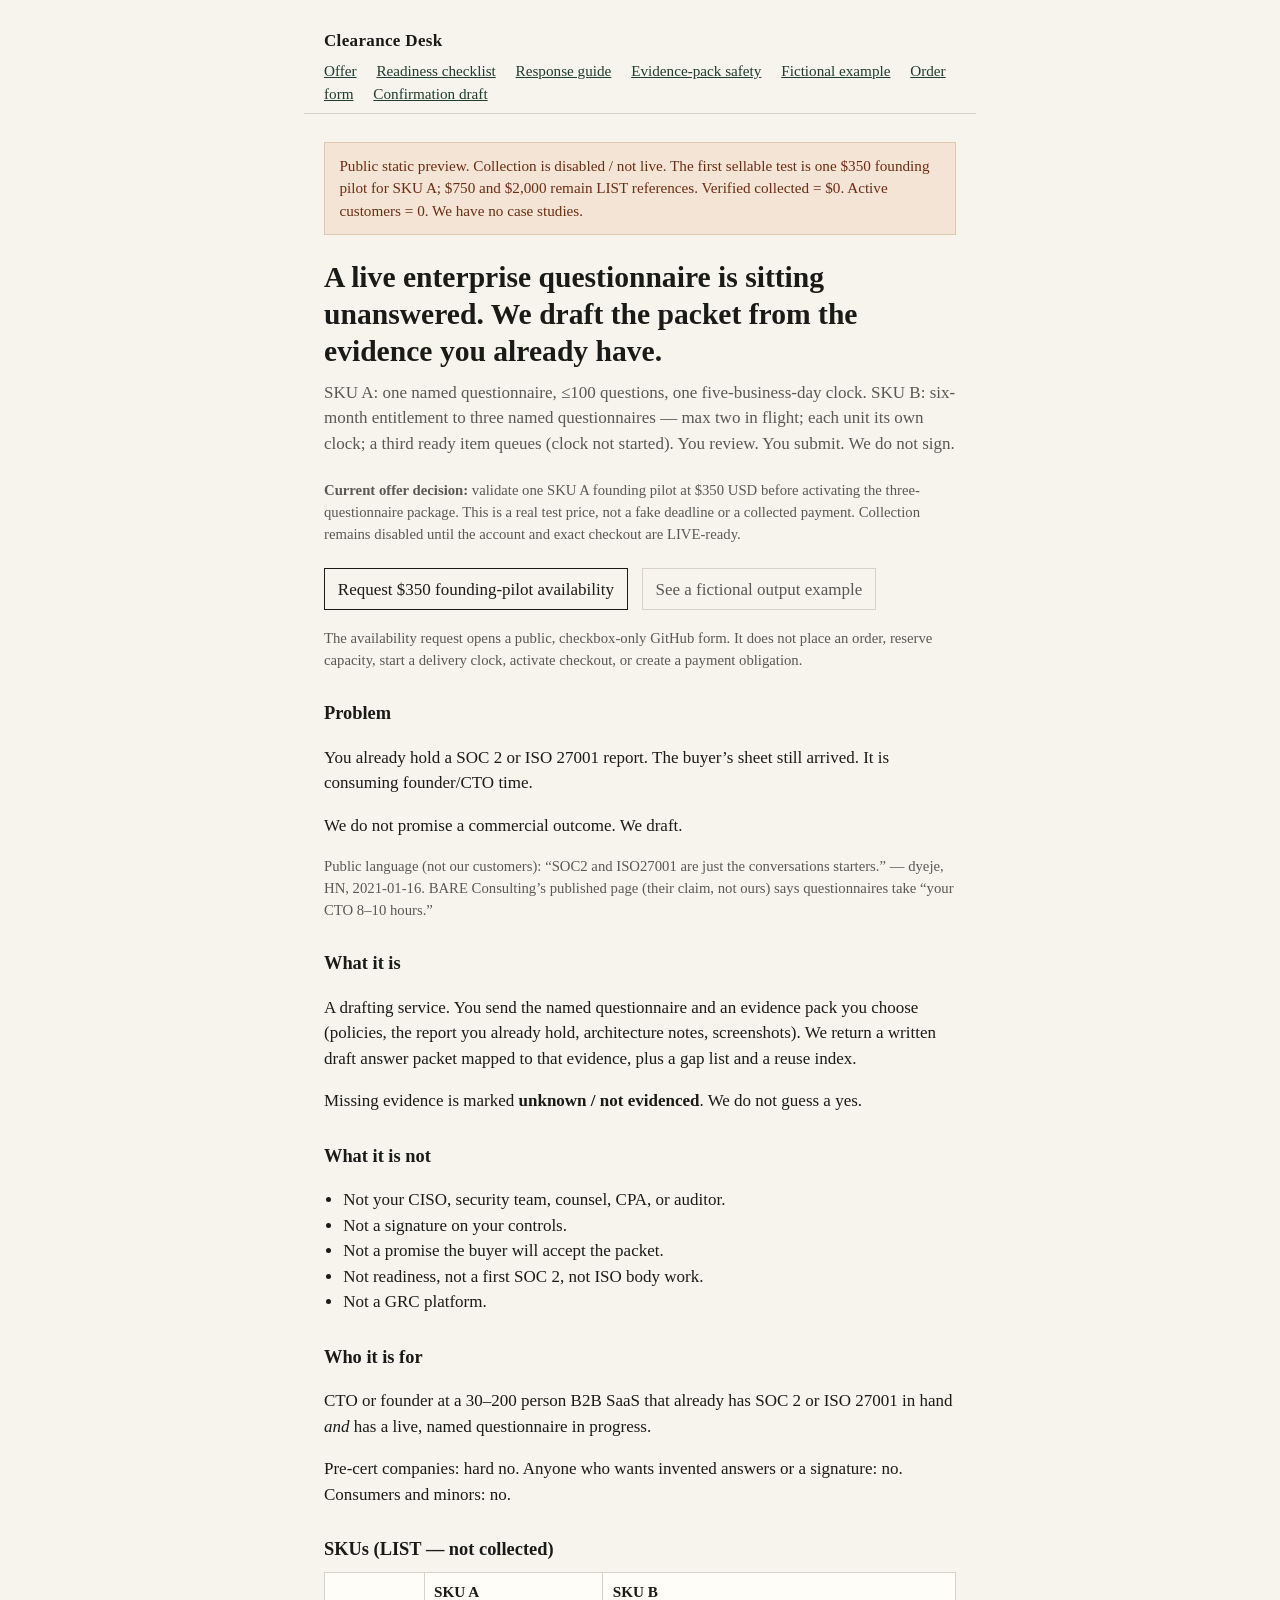
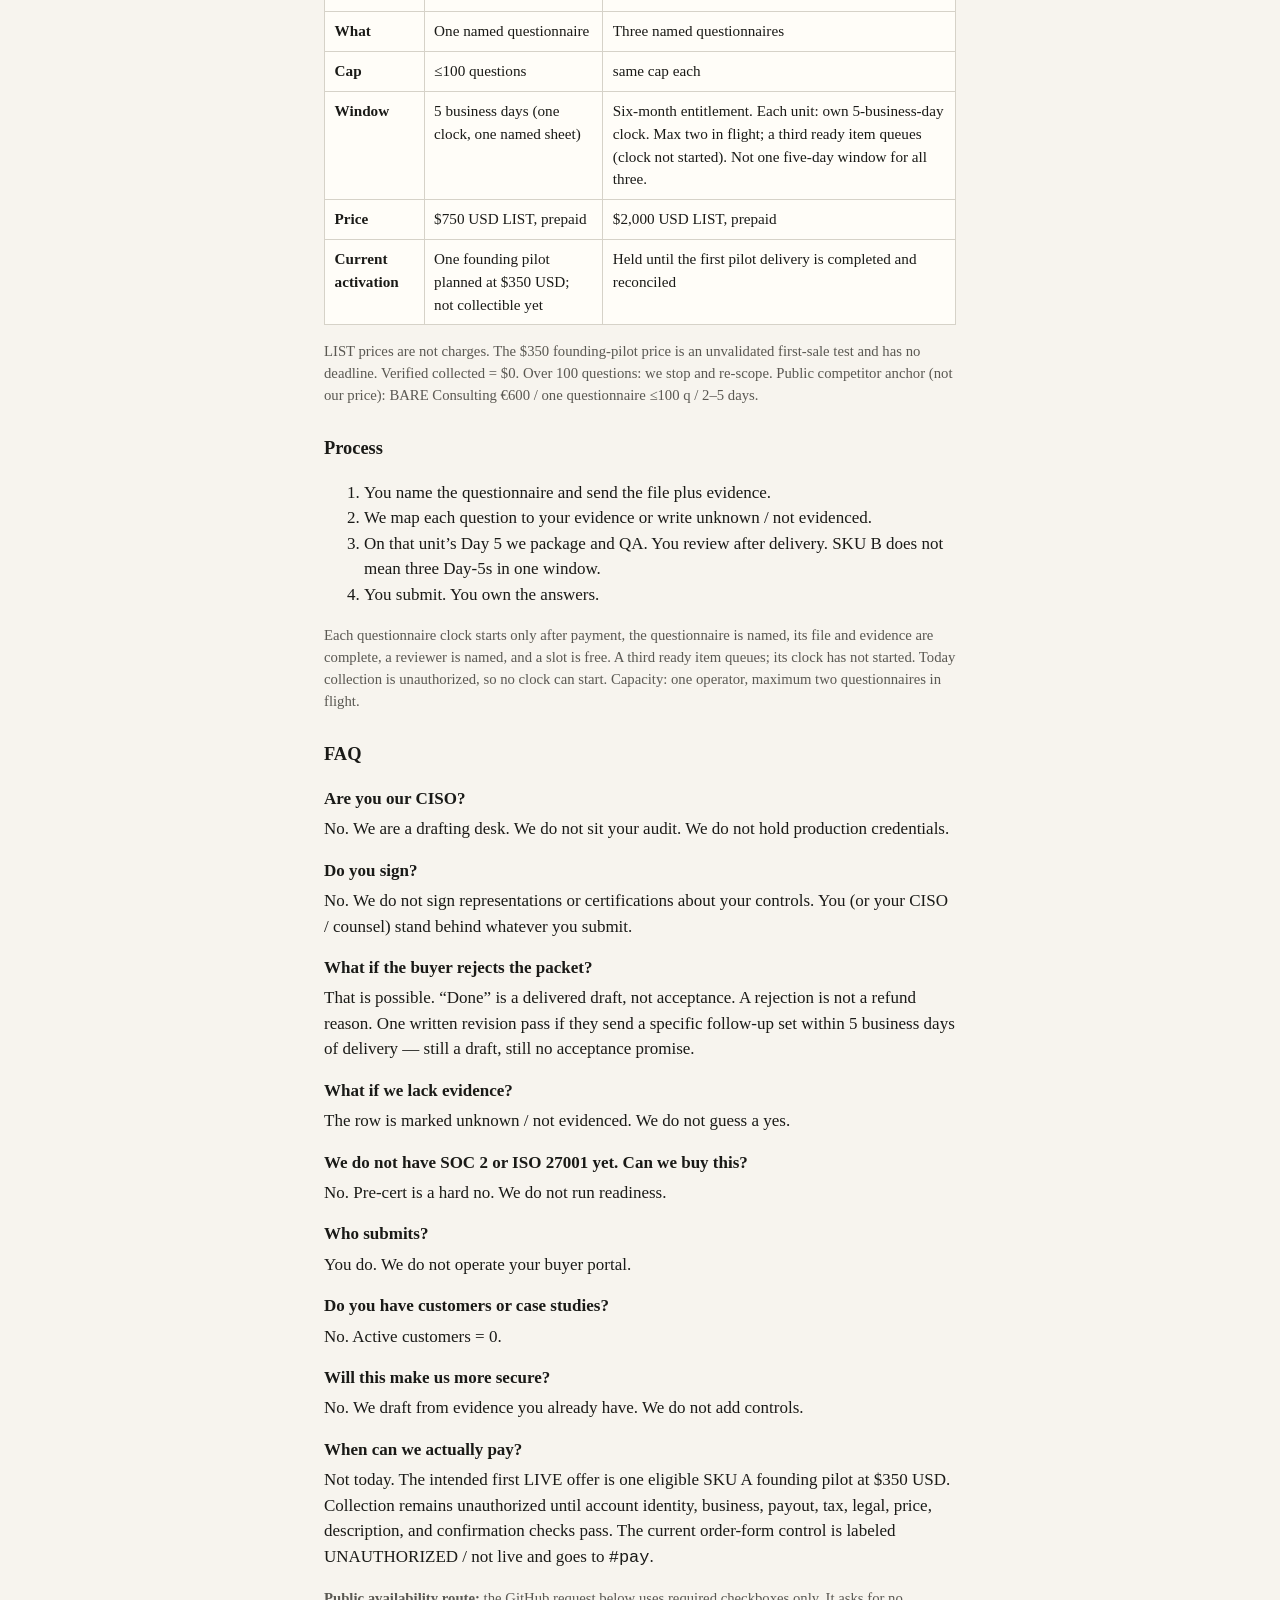
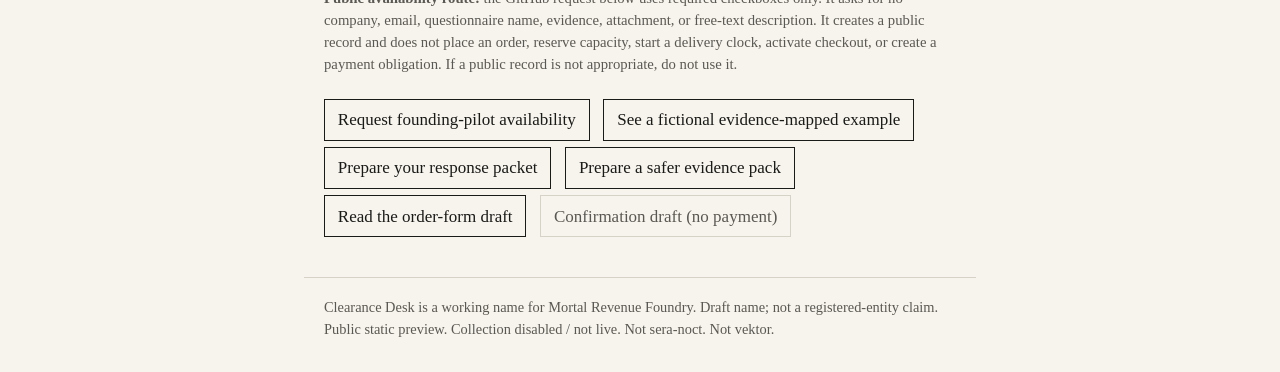
<file: index.html>
<!DOCTYPE html>
<!-- lock: eco2 2026-08-25 -->
<html lang="en">
<head>
  <meta charset="utf-8">
  <meta name="viewport" content="width=device-width, initial-scale=1">
  <meta name="description" content="Evidence-mapped security questionnaire drafting for one or three named questionnaires; public preview with collection disabled.">
  <meta name="robots" content="index,follow">
  <link rel="canonical" href="https://nova-digital-jig.github.io/clearance-desk/">
  <meta property="og:type" content="website">
  <meta property="og:url" content="https://nova-digital-jig.github.io/clearance-desk/">
  <meta property="og:title" content="Clearance Desk — draft questionnaire packet">
  <meta property="og:description" content="Evidence-mapped security questionnaire drafting for one or three named questionnaires; public preview with collection disabled.">
  <meta name="twitter:card" content="summary">
  <meta name="twitter:title" content="Clearance Desk — draft questionnaire packet">
  <meta name="twitter:description" content="Evidence-mapped security questionnaire drafting for one or three named questionnaires; public preview with collection disabled.">
  <title>Clearance Desk — draft questionnaire packet</title>
  <link rel="stylesheet" href="styles.css">
</head>
<body>
  <header>
    <div class="brand">Clearance Desk</div>
    <nav>
      <a href="index.html">Offer</a>
      <a href="readiness.html">Readiness checklist</a>
      <a href="questionnaire-response-guide.html">Response guide</a>
      <a href="evidence-safety.html">Evidence-pack safety</a>
      <a href="example.html">Fictional example</a>
      <a href="checkout.html">Order form</a>
      <a href="thanks.html">Confirmation draft</a>
    </nav>
  </header>
  <main>
    <p class="banner">Public static preview. Collection is disabled / not live. The first sellable test is one $350 founding pilot for SKU A; $750 and $2,000 remain LIST references. Verified collected = $0. Active customers = 0. We have no case studies.</p>
    <h1>A live enterprise questionnaire is sitting unanswered. We draft the packet from the evidence you already have.</h1>
    <p class="sub">SKU A: one named questionnaire, ≤100 questions, one five-business-day clock. SKU B: six-month entitlement to three named questionnaires — max two in flight; each unit its own clock; a third ready item queues (clock not started). You review. You submit. We do not sign.</p>
    <p class="note"><strong>Current offer decision:</strong> validate one SKU A founding pilot at $350 USD before activating the three-questionnaire package. This is a real test price, not a fake deadline or a collected payment. Collection remains disabled until the account and exact checkout are LIVE-ready.</p>
    <p>
      <a class="cta" href="https://github.com/nova-digital-jig/clearance-desk/issues/new?template=founding-pilot-interest.yml">Request $350 founding-pilot availability</a>
      <a class="cta ghost" href="example.html">See a fictional output example</a>
    </p>
    <p class="note">The availability request opens a public, checkbox-only
      GitHub form. It does not place an order, reserve capacity, start a delivery
      clock, activate checkout, or create a payment obligation.</p>

    <h2>Problem</h2>
    <p>You already hold a SOC 2 or ISO 27001 report. The buyer’s sheet still arrived. It is consuming founder/CTO time.</p>
    <p>We do not promise a commercial outcome. We draft.</p>
    <p class="note">Public language (not our customers): “SOC2 and ISO27001 are just the conversations starters.” — dyeje, HN, 2021-01-16. BARE Consulting’s published page (their claim, not ours) says questionnaires take “your CTO 8–10 hours.”</p>

    <h2>What it is</h2>
    <p>A drafting service. You send the named questionnaire and an evidence pack you choose (policies, the report you already hold, architecture notes, screenshots). We return a written draft answer packet mapped to that evidence, plus a gap list and a reuse index.</p>
    <p>Missing evidence is marked <strong>unknown / not evidenced</strong>. We do not guess a yes.</p>

    <h2>What it is not</h2>
    <ul>
      <li>Not your CISO, security team, counsel, CPA, or auditor.</li>
      <li>Not a signature on your controls.</li>
      <li>Not a promise the buyer will accept the packet.</li>
      <li>Not readiness, not a first SOC 2, not ISO body work.</li>
      <li>Not a GRC platform.</li>
    </ul>

    <h2>Who it is for</h2>
    <p>CTO or founder at a 30–200 person B2B SaaS that already has SOC 2 or ISO 27001 in hand <em>and</em> has a live, named questionnaire in progress.</p>
    <p>Pre-cert companies: hard no. Anyone who wants invented answers or a signature: no. Consumers and minors: no.</p>

    <h2>SKUs (LIST — not collected)</h2>
    <table class="sku">
      <thead><tr><th></th><th>SKU A</th><th>SKU B</th></tr></thead>
      <tbody>
        <tr><th>What</th><td>One named questionnaire</td><td>Three named questionnaires</td></tr>
        <tr><th>Cap</th><td>≤100 questions</td><td>same cap each</td></tr>
        <tr><th>Window</th><td>5 business days (one clock, one named sheet)</td><td>Six-month entitlement. Each unit: own 5-business-day clock. Max two in flight; a third ready item queues (clock not started). Not one five-day window for all three.</td></tr>
        <tr><th>Price</th><td>$750 USD LIST, prepaid</td><td>$2,000 USD LIST, prepaid</td></tr>
        <tr><th>Current activation</th><td>One founding pilot planned at $350 USD; not collectible yet</td><td>Held until the first pilot delivery is completed and reconciled</td></tr>
      </tbody>
    </table>
    <p class="note">LIST prices are not charges. The $350 founding-pilot price is an unvalidated first-sale test and has no deadline. Verified collected = $0. Over 100 questions: we stop and re-scope. Public competitor anchor (not our price): BARE Consulting €600 / one questionnaire ≤100 q / 2–5 days.</p>

    <h2>Process</h2>
    <ol>
      <li>You name the questionnaire and send the file plus evidence.</li>
      <li>We map each question to your evidence or write unknown / not evidenced.</li>
      <li>On that unit’s Day 5 we package and QA. You review after delivery. SKU B does not mean three Day-5s in one window.</li>
      <li>You submit. You own the answers.</li>
    </ol>
    <p class="note">Each questionnaire clock starts only after payment, the questionnaire is named, its file and evidence are complete, a reviewer is named, and a slot is free. A third ready item queues; its clock has not started. Today collection is unauthorized, so no clock can start. Capacity: one operator, maximum two questionnaires in flight.</p>

    <h2>FAQ</h2>
    <dl class="faq">
      <dt>Are you our CISO?</dt>
      <dd>No. We are a drafting desk. We do not sit your audit. We do not hold production credentials.</dd>
      <dt>Do you sign?</dt>
      <dd>No. We do not sign representations or certifications about your controls. You (or your CISO / counsel) stand behind whatever you submit.</dd>
      <dt>What if the buyer rejects the packet?</dt>
      <dd>That is possible. “Done” is a delivered draft, not acceptance. A rejection is not a refund reason. One written revision pass if they send a specific follow-up set within 5 business days of delivery — still a draft, still no acceptance promise.</dd>
      <dt>What if we lack evidence?</dt>
      <dd>The row is marked unknown / not evidenced. We do not guess a yes.</dd>
      <dt>We do not have SOC 2 or ISO 27001 yet. Can we buy this?</dt>
      <dd>No. Pre-cert is a hard no. We do not run readiness.</dd>
      <dt>Who submits?</dt>
      <dd>You do. We do not operate your buyer portal.</dd>
      <dt>Do you have customers or case studies?</dt>
      <dd>No. Active customers = 0.</dd>
      <dt>Will this make us more secure?</dt>
      <dd>No. We draft from evidence you already have. We do not add controls.</dd>
      <dt>When can we actually pay?</dt>
      <dd>Not today. The intended first LIVE offer is one eligible SKU A founding pilot at $350 USD. Collection remains unauthorized until account identity, business, payout, tax, legal, price, description, and confirmation checks pass. The current order-form control is labeled UNAUTHORIZED / not live and goes to <code>#pay</code>.</dd>
    </dl>

    <p class="note"><strong>Public availability route:</strong> the GitHub request below uses required checkboxes only. It asks for no company, email, questionnaire name, evidence, attachment, or free-text description. It creates a public record and does not place an order, reserve capacity, start a delivery clock, activate checkout, or create a payment obligation. If a public record is not appropriate, do not use it.</p>
    <p>
      <a class="cta" href="https://github.com/nova-digital-jig/clearance-desk/issues/new?template=founding-pilot-interest.yml">Request founding-pilot availability</a>
      <a class="cta" href="example.html">See a fictional evidence-mapped example</a>
      <a class="cta" href="questionnaire-response-guide.html">Prepare your response packet</a>
      <a class="cta" href="evidence-safety.html">Prepare a safer evidence pack</a>
      <a class="cta" href="checkout.html">Read the order-form draft</a>
      <a class="cta ghost" href="thanks.html">Confirmation draft (no payment)</a>
    </p>
  </main>
  <footer>
    Clearance Desk is a working name for Mortal Revenue Foundry. Draft name; not a registered-entity claim.
    Public static preview. Collection disabled / not live. Not sera-noct. Not vektor.
  </footer>
</body>
</html>
</file>
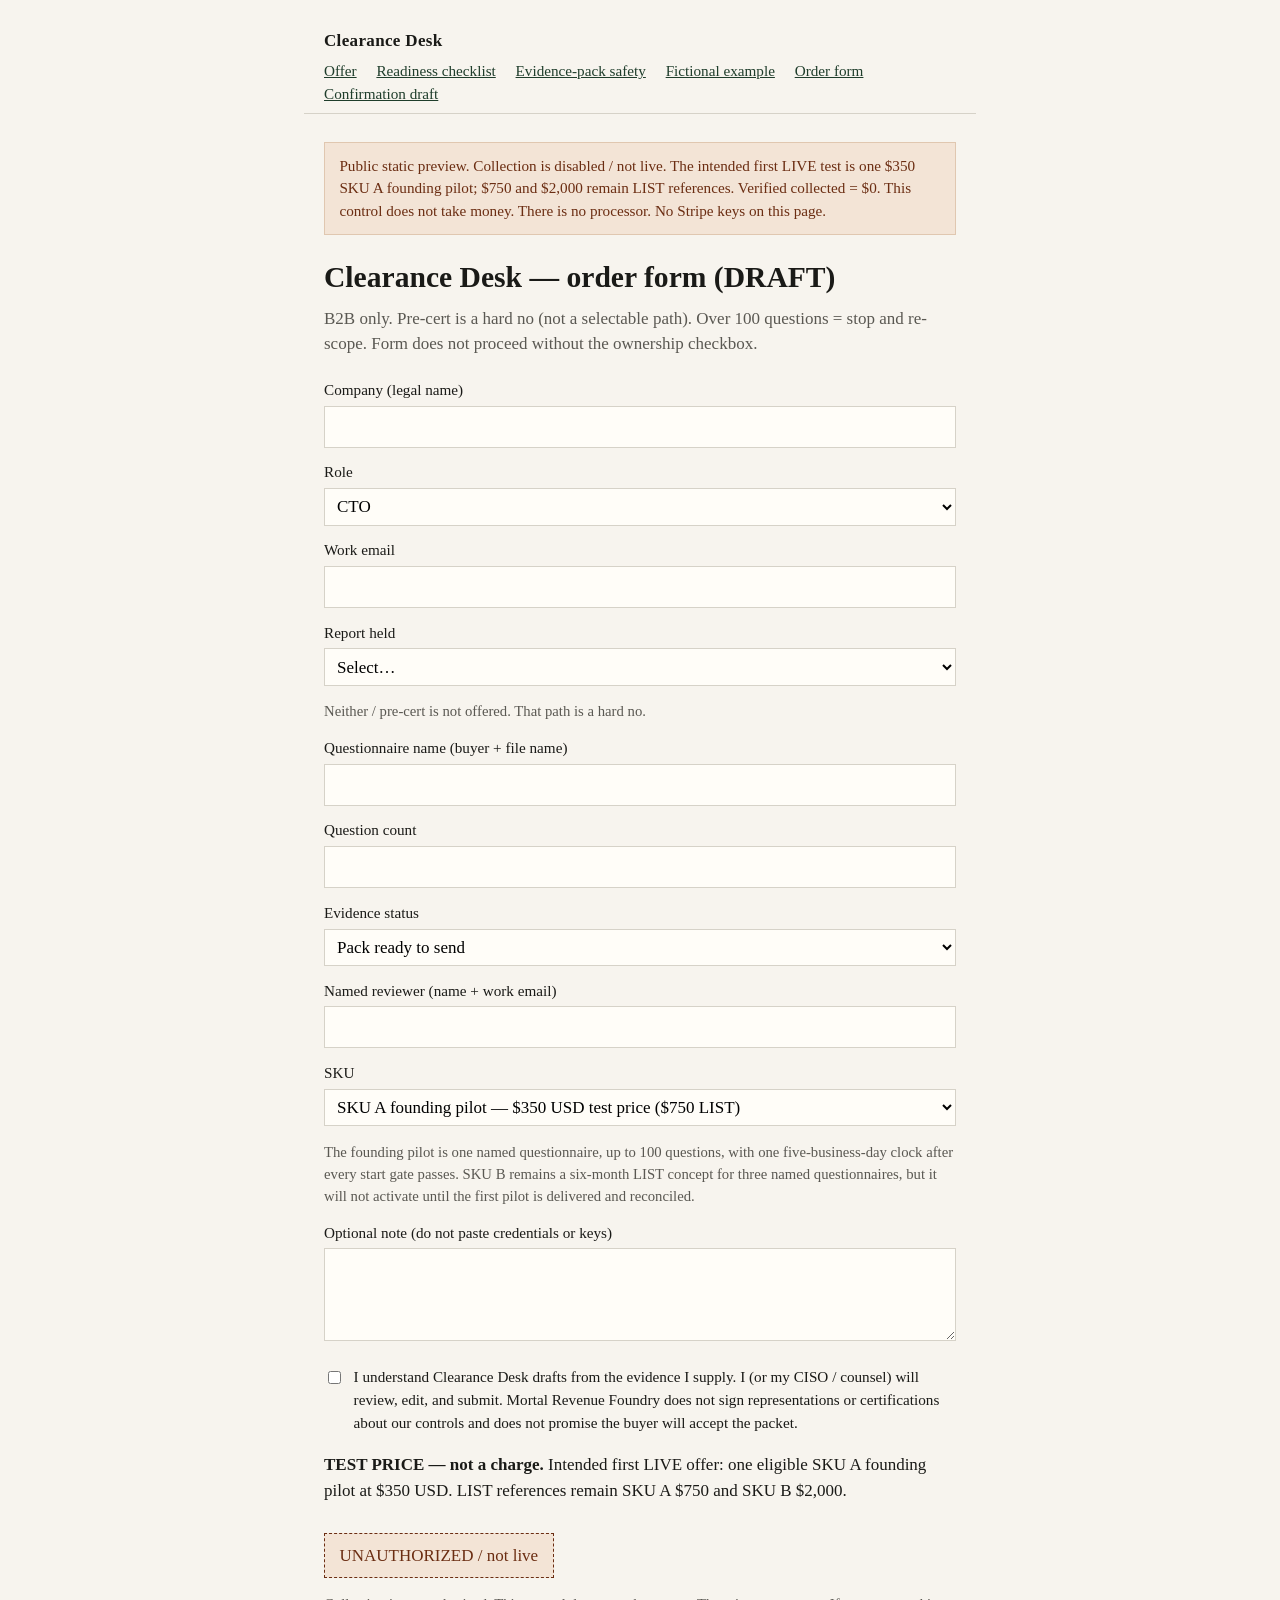
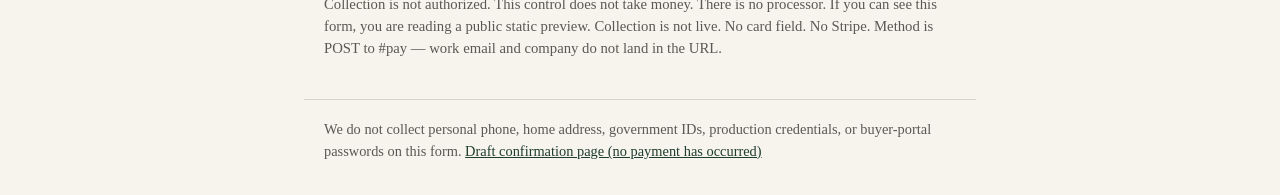
<file: checkout.html>
<!DOCTYPE html>
<!-- lock: eco2 2026-08-25 -->
<html lang="en">
<head>
  <meta charset="utf-8">
  <meta name="viewport" content="width=device-width, initial-scale=1">
  <meta name="robots" content="noindex,nofollow">
  <title>Clearance Desk — order form (draft)</title>
  <link rel="stylesheet" href="styles.css">
  <style>button.pay { font: inherit; cursor: pointer; }</style>
</head>
<body>
  <header>
    <div class="brand">Clearance Desk</div>
    <nav>
      <a href="index.html">Offer</a>
      <a href="readiness.html">Readiness checklist</a>
      <a href="evidence-safety.html">Evidence-pack safety</a>
      <a href="example.html">Fictional example</a>
      <a href="checkout.html">Order form</a>
      <a href="thanks.html">Confirmation draft</a>
    </nav>
  </header>
  <main>
    <p class="banner">Public static preview. Collection is disabled / not live. The intended first LIVE test is one $350 SKU A founding pilot; $750 and $2,000 remain LIST references. Verified collected = $0. This control does not take money. There is no processor. No Stripe keys on this page.</p>
    <h1>Clearance Desk — order form (DRAFT)</h1>
    <p class="sub">B2B only. Pre-cert is a hard no (not a selectable path). Over 100 questions = stop and re-scope. Form does not proceed without the ownership checkbox.</p>

    <form id="order" method="post" action="#pay" novalidate>
      <label for="company">Company (legal name)</label>
      <input id="company" name="company" autocomplete="organization" required>

      <label for="role">Role</label>
      <select id="role" name="role" required>
        <option value="CTO">CTO</option>
        <option value="Founder">Founder</option>
        <option value="Other">Other (specify in note)</option>
      </select>

      <label for="email">Work email</label>
      <input id="email" name="email" type="email" autocomplete="email" required>

      <label for="report">Report held</label>
      <select id="report" name="report" required>
        <option value="">Select…</option>
        <option value="SOC 2">SOC 2</option>
        <option value="ISO 27001">ISO 27001</option>
        <option value="Both">Both</option>
      </select>
      <p class="note">Neither / pre-cert is not offered. That path is a hard no.</p>

      <label for="qname">Questionnaire name (buyer + file name)</label>
      <input id="qname" name="qname" required>

      <label for="qcount">Question count</label>
      <input id="qcount" name="qcount" type="number" inputmode="numeric" min="1" max="100" required>
      <p class="note" id="qcount-msg" hidden>Stop. Over 100 questions — we do not take the order. Re-scope. This form will not submit.</p>

      <label for="evidence">Evidence status</label>
      <select id="evidence" name="evidence" required>
        <option value="ready">Pack ready to send</option>
        <option value="partial">Partial list (that unit’s clock does not start; a clock starts only after payment, the questionnaire is named, its file and evidence are complete, a reviewer is named, and a slot is free)</option>
        <option value="none">None (do not start)</option>
      </select>

      <label for="reviewer">Named reviewer (name + work email)</label>
      <input id="reviewer" name="reviewer" required>

      <label for="sku">SKU</label>
      <select id="sku" name="sku" required>
        <option value="A">SKU A founding pilot — $350 USD test price ($750 LIST)</option>
        <option value="B" disabled>SKU B — $2,000 USD LIST; activation held until first pilot delivery</option>
      </select>
      <p class="note">The founding pilot is one named questionnaire, up to 100 questions, with one five-business-day clock after every start gate passes. SKU B remains a six-month LIST concept for three named questionnaires, but it will not activate until the first pilot is delivered and reconciled.</p>

      <label for="note">Optional note (do not paste credentials or keys)</label>
      <textarea id="note" name="note" rows="3"></textarea>

      <label class="own">
        <input id="own" type="checkbox" name="own" value="yes" required>
        <span>I understand Clearance Desk drafts from the evidence I supply. I (or my CISO / counsel) will review, edit, and submit. Mortal Revenue Foundry does not sign representations or certifications about our controls and does not promise the buyer will accept the packet.</span>
      </label>
      <p class="note" id="own-msg" hidden>Without this box, the form does not proceed.</p>

      <p><strong>TEST PRICE — not a charge.</strong> Intended first LIVE offer: one eligible SKU A founding pilot at $350 USD. LIST references remain SKU A $750 and SKU B $2,000.</p>
      <button type="submit" class="pay" id="pay">UNAUTHORIZED / not live</button>
      <p class="note">Collection is not authorized. This control does not take money. There is no processor. If you can see this form, you are reading a public static preview. Collection is not live. No card field. No Stripe. Method is POST to #pay — work email and company do not land in the URL.</p>
    </form>
  </main>
  <footer>
    We do not collect personal phone, home address, government IDs, production credentials, or buyer-portal passwords on this form.
    <a href="thanks.html">Draft confirmation page (no payment has occurred)</a>
  </footer>
  <script>
  (function () {
    var form = document.getElementById("order");
    var own = document.getElementById("own");
    var ownMsg = document.getElementById("own-msg");
    var qcount = document.getElementById("qcount");
    var qMsg = document.getElementById("qcount-msg");
    var report = document.getElementById("report");
    form.addEventListener("submit", function (e) {
      e.preventDefault();
      var n = Number(qcount.value);
      var blocked = false;
      if (!own.checked) {
        ownMsg.hidden = false;
        blocked = true;
      } else {
        ownMsg.hidden = true;
      }
      if (!Number.isFinite(n) || n < 1 || n > 100) {
        qMsg.hidden = false;
        blocked = true;
      } else {
        qMsg.hidden = true;
      }
      if (!report.value || /neither/i.test(report.value)) {
        blocked = true;
      }
      if (blocked) return false;
      window.location.hash = "pay";
      return false;
    });
  })();
  </script>
</body>
</html>
</file>
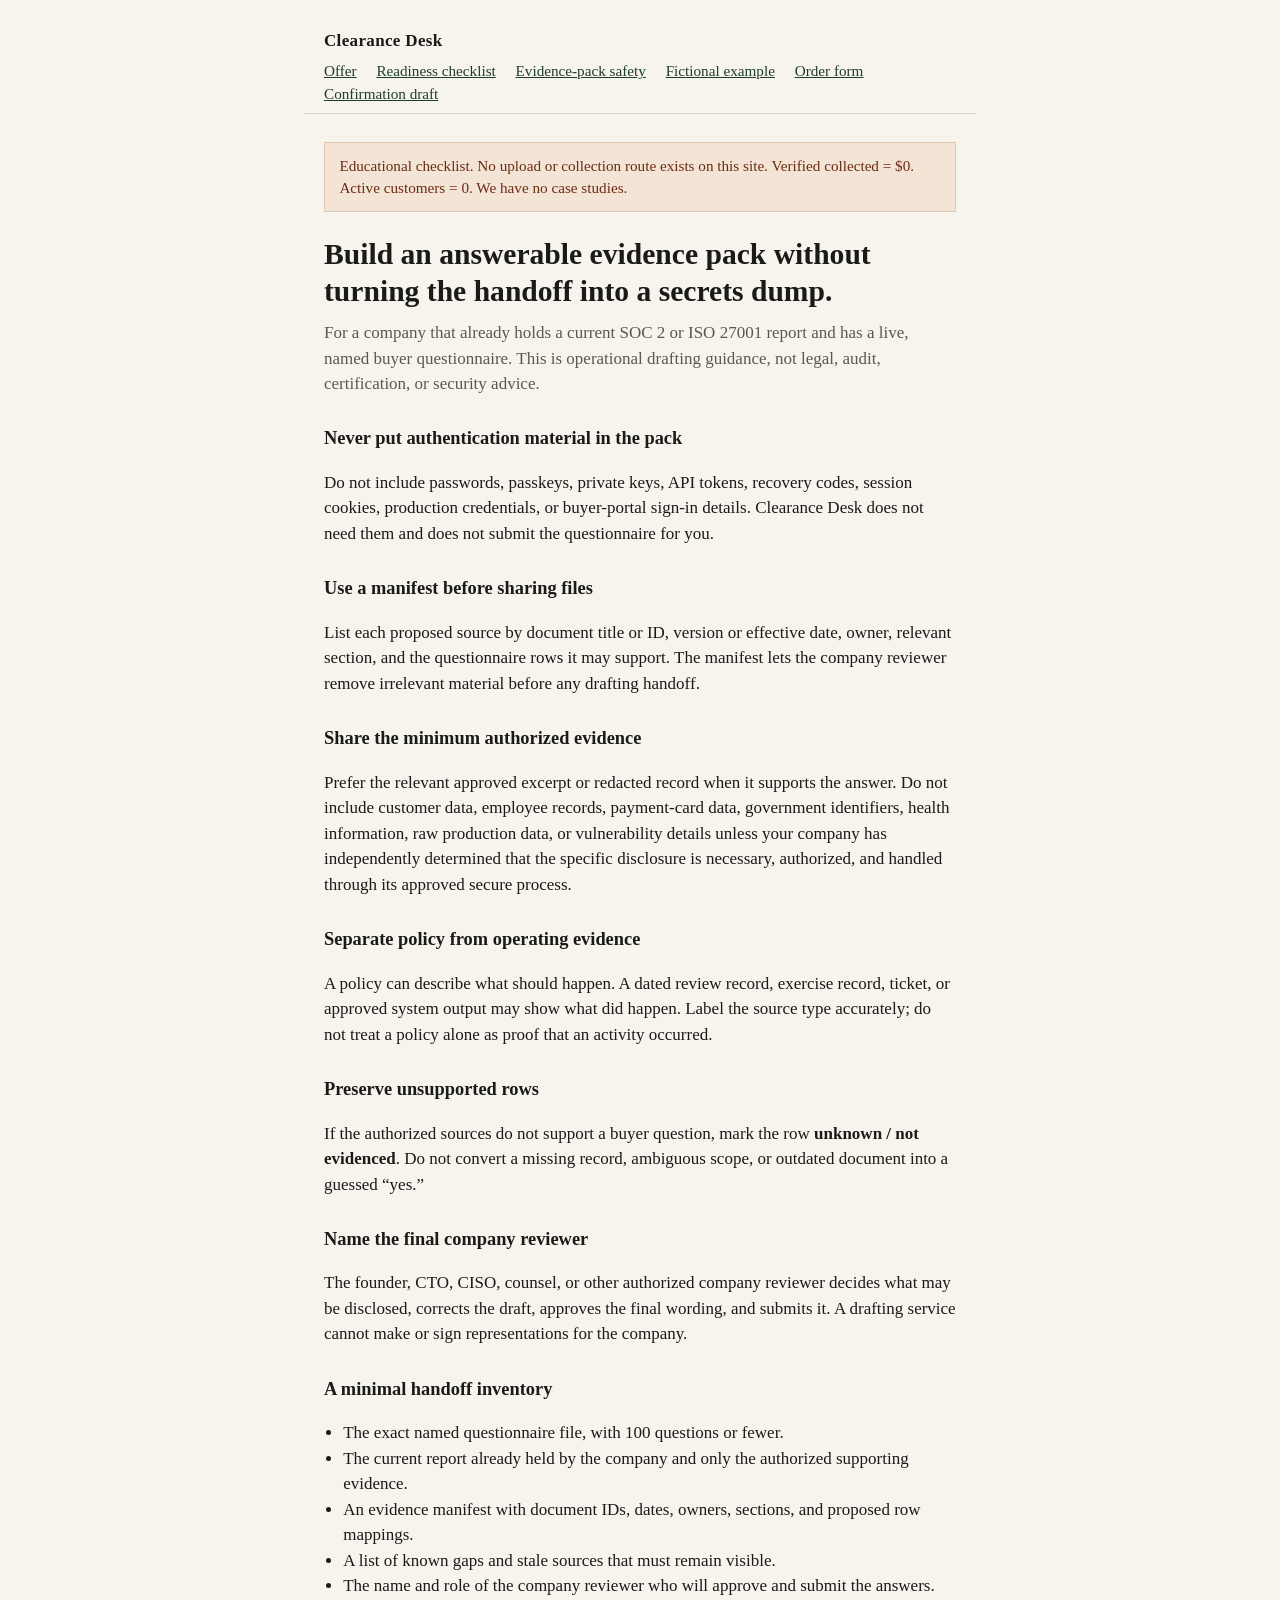
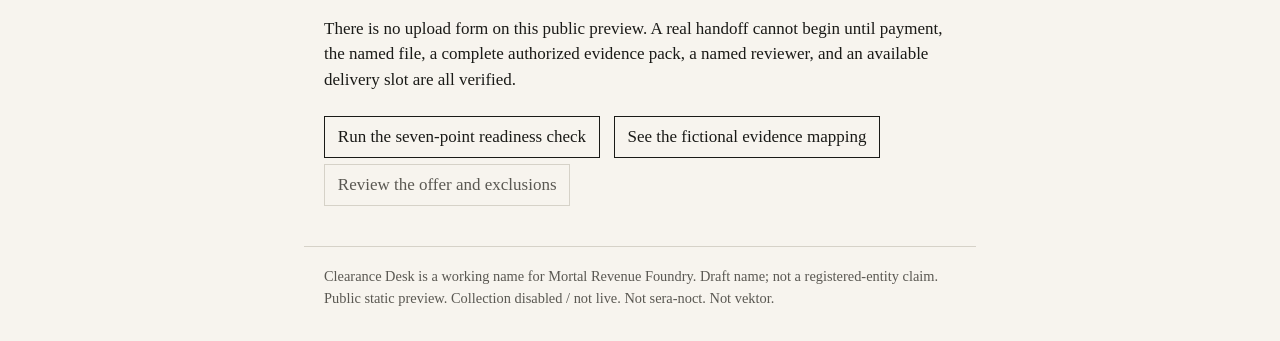
<file: evidence-safety.html>
<!DOCTYPE html>
<html lang="en">
<head>
  <meta charset="utf-8">
  <meta name="viewport" content="width=device-width, initial-scale=1">
  <meta name="description" content="A practical safety checklist for assembling an evidence pack for a buyer security questionnaire without sending credentials, secrets, or unsupported claims.">
  <meta name="robots" content="index,follow">
  <title>Evidence-pack safety checklist — Clearance Desk</title>
  <link rel="icon" href="data:,">
  <link rel="stylesheet" href="styles.css">
</head>
<body>
  <header>
    <div class="brand">Clearance Desk</div>
    <nav>
      <a href="index.html">Offer</a>
      <a href="readiness.html">Readiness checklist</a>
      <a href="evidence-safety.html">Evidence-pack safety</a>
      <a href="example.html">Fictional example</a>
      <a href="checkout.html">Order form</a>
      <a href="thanks.html">Confirmation draft</a>
    </nav>
  </header>
  <main>
    <p class="banner">Educational checklist. No upload or collection route exists on this site. Verified collected = $0. Active customers = 0. We have no case studies.</p>
    <h1>Build an answerable evidence pack without turning the handoff into a secrets dump.</h1>
    <p class="sub">For a company that already holds a current SOC 2 or ISO 27001 report and has a live, named buyer questionnaire. This is operational drafting guidance, not legal, audit, certification, or security advice.</p>

    <h2>Never put authentication material in the pack</h2>
    <p>Do not include passwords, passkeys, private keys, API tokens, recovery codes, session cookies, production credentials, or buyer-portal sign-in details. Clearance Desk does not need them and does not submit the questionnaire for you.</p>

    <h2>Use a manifest before sharing files</h2>
    <p>List each proposed source by document title or ID, version or effective date, owner, relevant section, and the questionnaire rows it may support. The manifest lets the company reviewer remove irrelevant material before any drafting handoff.</p>

    <h2>Share the minimum authorized evidence</h2>
    <p>Prefer the relevant approved excerpt or redacted record when it supports the answer. Do not include customer data, employee records, payment-card data, government identifiers, health information, raw production data, or vulnerability details unless your company has independently determined that the specific disclosure is necessary, authorized, and handled through its approved secure process.</p>

    <h2>Separate policy from operating evidence</h2>
    <p>A policy can describe what should happen. A dated review record, exercise record, ticket, or approved system output may show what did happen. Label the source type accurately; do not treat a policy alone as proof that an activity occurred.</p>

    <h2>Preserve unsupported rows</h2>
    <p>If the authorized sources do not support a buyer question, mark the row <strong>unknown / not evidenced</strong>. Do not convert a missing record, ambiguous scope, or outdated document into a guessed “yes.”</p>

    <h2>Name the final company reviewer</h2>
    <p>The founder, CTO, CISO, counsel, or other authorized company reviewer decides what may be disclosed, corrects the draft, approves the final wording, and submits it. A drafting service cannot make or sign representations for the company.</p>

    <h2>A minimal handoff inventory</h2>
    <ul>
      <li>The exact named questionnaire file, with 100 questions or fewer.</li>
      <li>The current report already held by the company and only the authorized supporting evidence.</li>
      <li>An evidence manifest with document IDs, dates, owners, sections, and proposed row mappings.</li>
      <li>A list of known gaps and stale sources that must remain visible.</li>
      <li>The name and role of the company reviewer who will approve and submit the answers.</li>
    </ul>
    <p>There is no upload form on this public preview. A real handoff cannot begin until payment, the named file, a complete authorized evidence pack, a named reviewer, and an available delivery slot are all verified.</p>

    <p>
      <a class="cta" href="readiness.html">Run the seven-point readiness check</a>
      <a class="cta" href="example.html">See the fictional evidence mapping</a>
      <a class="cta ghost" href="index.html">Review the offer and exclusions</a>
    </p>
  </main>
  <footer>
    Clearance Desk is a working name for Mortal Revenue Foundry. Draft name; not a registered-entity claim.
    Public static preview. Collection disabled / not live. Not sera-noct. Not vektor.
  </footer>
</body>
</html>
</file>
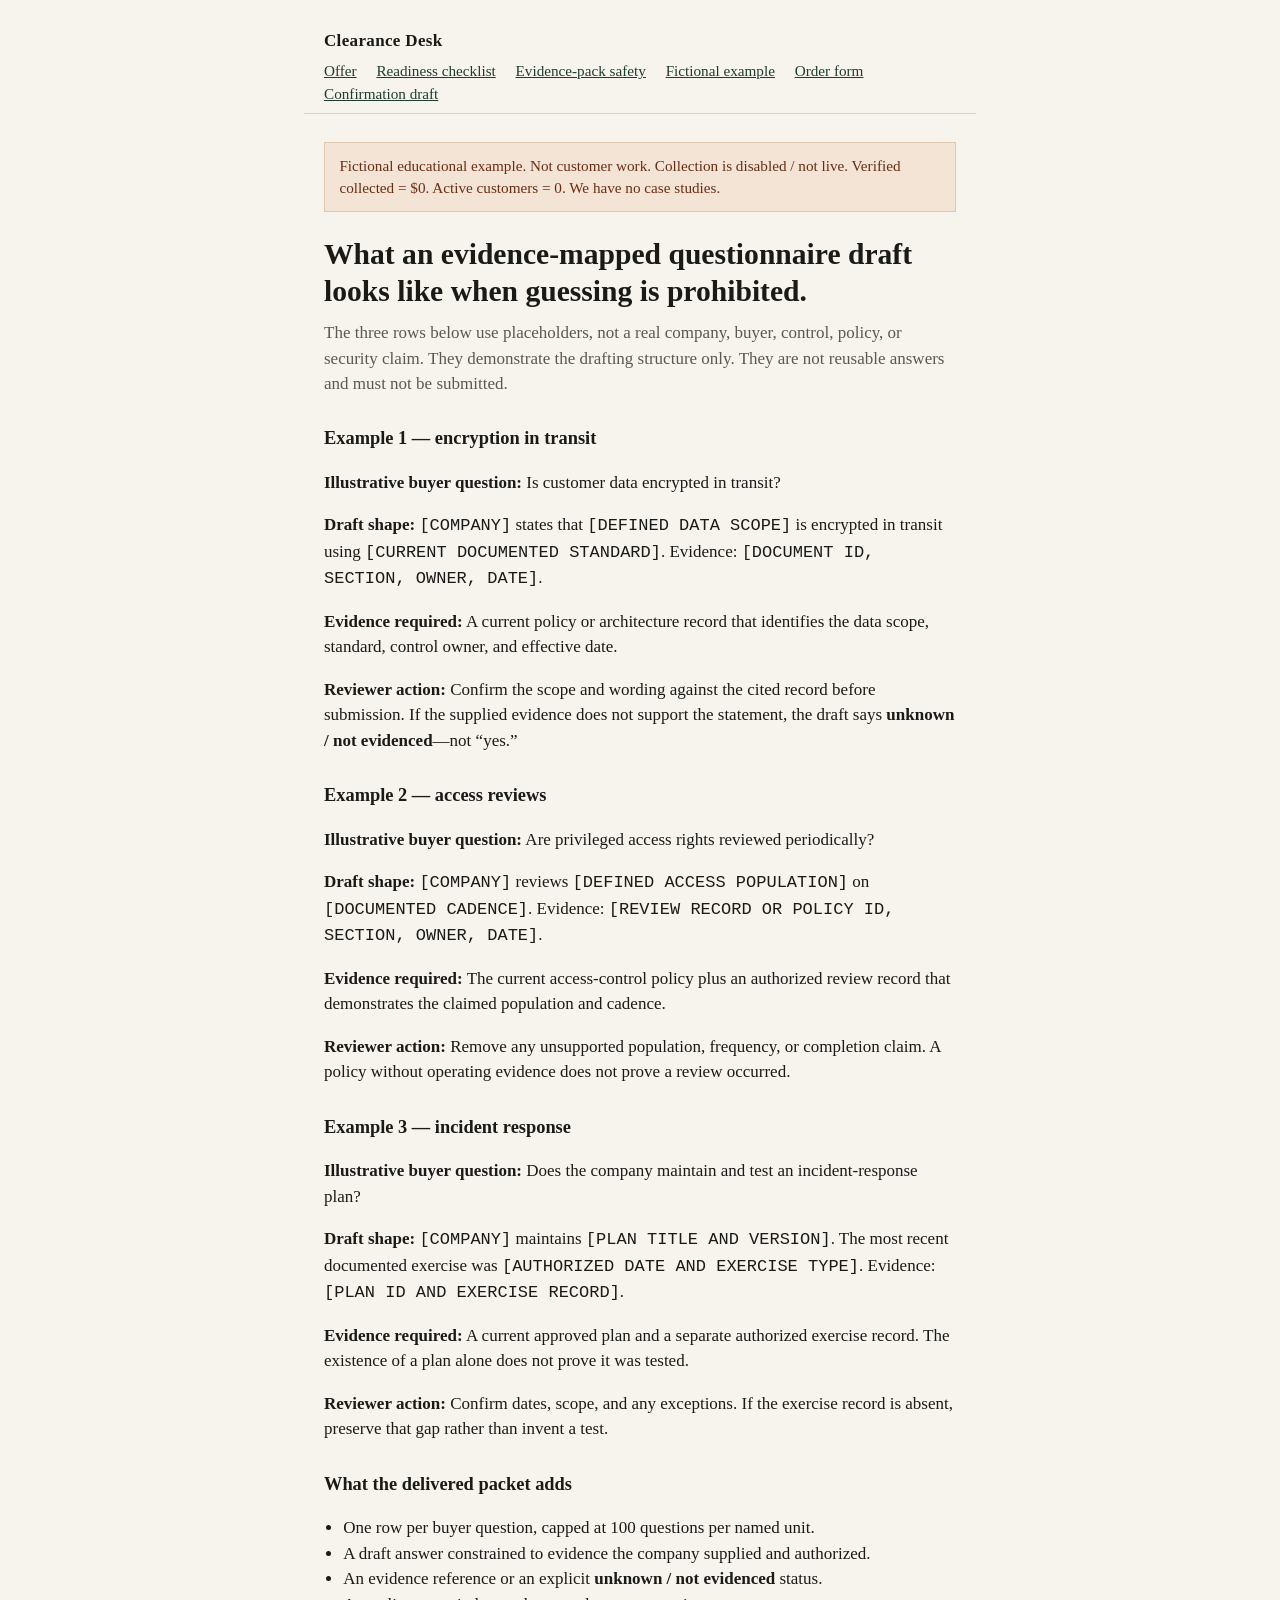
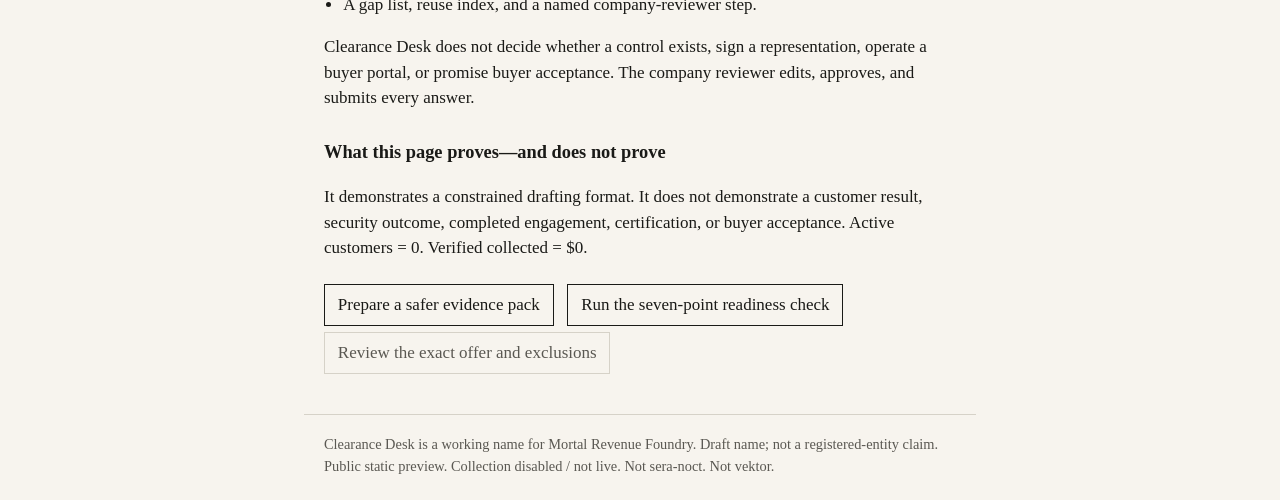
<file: example.html>
<!DOCTYPE html>
<html lang="en">
<head>
  <meta charset="utf-8">
  <meta name="viewport" content="width=device-width, initial-scale=1">
  <meta name="description" content="A clearly fictional example showing how a security questionnaire drafting packet maps answers to supplied evidence and preserves unsupported facts as unknown.">
  <meta name="robots" content="index,follow">
  <title>Fictional evidence-mapped response example — Clearance Desk</title>
  <link rel="icon" href="data:,">
  <link rel="stylesheet" href="styles.css">
</head>
<body>
  <header>
    <div class="brand">Clearance Desk</div>
    <nav>
      <a href="index.html">Offer</a>
      <a href="readiness.html">Readiness checklist</a>
      <a href="evidence-safety.html">Evidence-pack safety</a>
      <a href="example.html">Fictional example</a>
      <a href="checkout.html">Order form</a>
      <a href="thanks.html">Confirmation draft</a>
    </nav>
  </header>
  <main>
    <p class="banner">Fictional educational example. Not customer work. Collection is disabled / not live. Verified collected = $0. Active customers = 0. We have no case studies.</p>
    <h1>What an evidence-mapped questionnaire draft looks like when guessing is prohibited.</h1>
    <p class="sub">The three rows below use placeholders, not a real company, buyer, control, policy, or security claim. They demonstrate the drafting structure only. They are not reusable answers and must not be submitted.</p>

    <h2>Example 1 — encryption in transit</h2>
    <p><strong>Illustrative buyer question:</strong> Is customer data encrypted in transit?</p>
    <p><strong>Draft shape:</strong> <code>[COMPANY]</code> states that <code>[DEFINED DATA SCOPE]</code> is encrypted in transit using <code>[CURRENT DOCUMENTED STANDARD]</code>. Evidence: <code>[DOCUMENT ID, SECTION, OWNER, DATE]</code>.</p>
    <p><strong>Evidence required:</strong> A current policy or architecture record that identifies the data scope, standard, control owner, and effective date.</p>
    <p><strong>Reviewer action:</strong> Confirm the scope and wording against the cited record before submission. If the supplied evidence does not support the statement, the draft says <strong>unknown / not evidenced</strong>—not “yes.”</p>

    <h2>Example 2 — access reviews</h2>
    <p><strong>Illustrative buyer question:</strong> Are privileged access rights reviewed periodically?</p>
    <p><strong>Draft shape:</strong> <code>[COMPANY]</code> reviews <code>[DEFINED ACCESS POPULATION]</code> on <code>[DOCUMENTED CADENCE]</code>. Evidence: <code>[REVIEW RECORD OR POLICY ID, SECTION, OWNER, DATE]</code>.</p>
    <p><strong>Evidence required:</strong> The current access-control policy plus an authorized review record that demonstrates the claimed population and cadence.</p>
    <p><strong>Reviewer action:</strong> Remove any unsupported population, frequency, or completion claim. A policy without operating evidence does not prove a review occurred.</p>

    <h2>Example 3 — incident response</h2>
    <p><strong>Illustrative buyer question:</strong> Does the company maintain and test an incident-response plan?</p>
    <p><strong>Draft shape:</strong> <code>[COMPANY]</code> maintains <code>[PLAN TITLE AND VERSION]</code>. The most recent documented exercise was <code>[AUTHORIZED DATE AND EXERCISE TYPE]</code>. Evidence: <code>[PLAN ID AND EXERCISE RECORD]</code>.</p>
    <p><strong>Evidence required:</strong> A current approved plan and a separate authorized exercise record. The existence of a plan alone does not prove it was tested.</p>
    <p><strong>Reviewer action:</strong> Confirm dates, scope, and any exceptions. If the exercise record is absent, preserve that gap rather than invent a test.</p>

    <h2>What the delivered packet adds</h2>
    <ul>
      <li>One row per buyer question, capped at 100 questions per named unit.</li>
      <li>A draft answer constrained to evidence the company supplied and authorized.</li>
      <li>An evidence reference or an explicit <strong>unknown / not evidenced</strong> status.</li>
      <li>A gap list, reuse index, and a named company-reviewer step.</li>
    </ul>
    <p>Clearance Desk does not decide whether a control exists, sign a representation, operate a buyer portal, or promise buyer acceptance. The company reviewer edits, approves, and submits every answer.</p>

    <h2>What this page proves—and does not prove</h2>
    <p>It demonstrates a constrained drafting format. It does not demonstrate a customer result, security outcome, completed engagement, certification, or buyer acceptance. Active customers = 0. Verified collected = $0.</p>

    <p>
      <a class="cta" href="evidence-safety.html">Prepare a safer evidence pack</a>
      <a class="cta" href="readiness.html">Run the seven-point readiness check</a>
      <a class="cta ghost" href="index.html">Review the exact offer and exclusions</a>
    </p>
  </main>
  <footer>
    Clearance Desk is a working name for Mortal Revenue Foundry. Draft name; not a registered-entity claim.
    Public static preview. Collection disabled / not live. Not sera-noct. Not vektor.
  </footer>
</body>
</html>
</file>
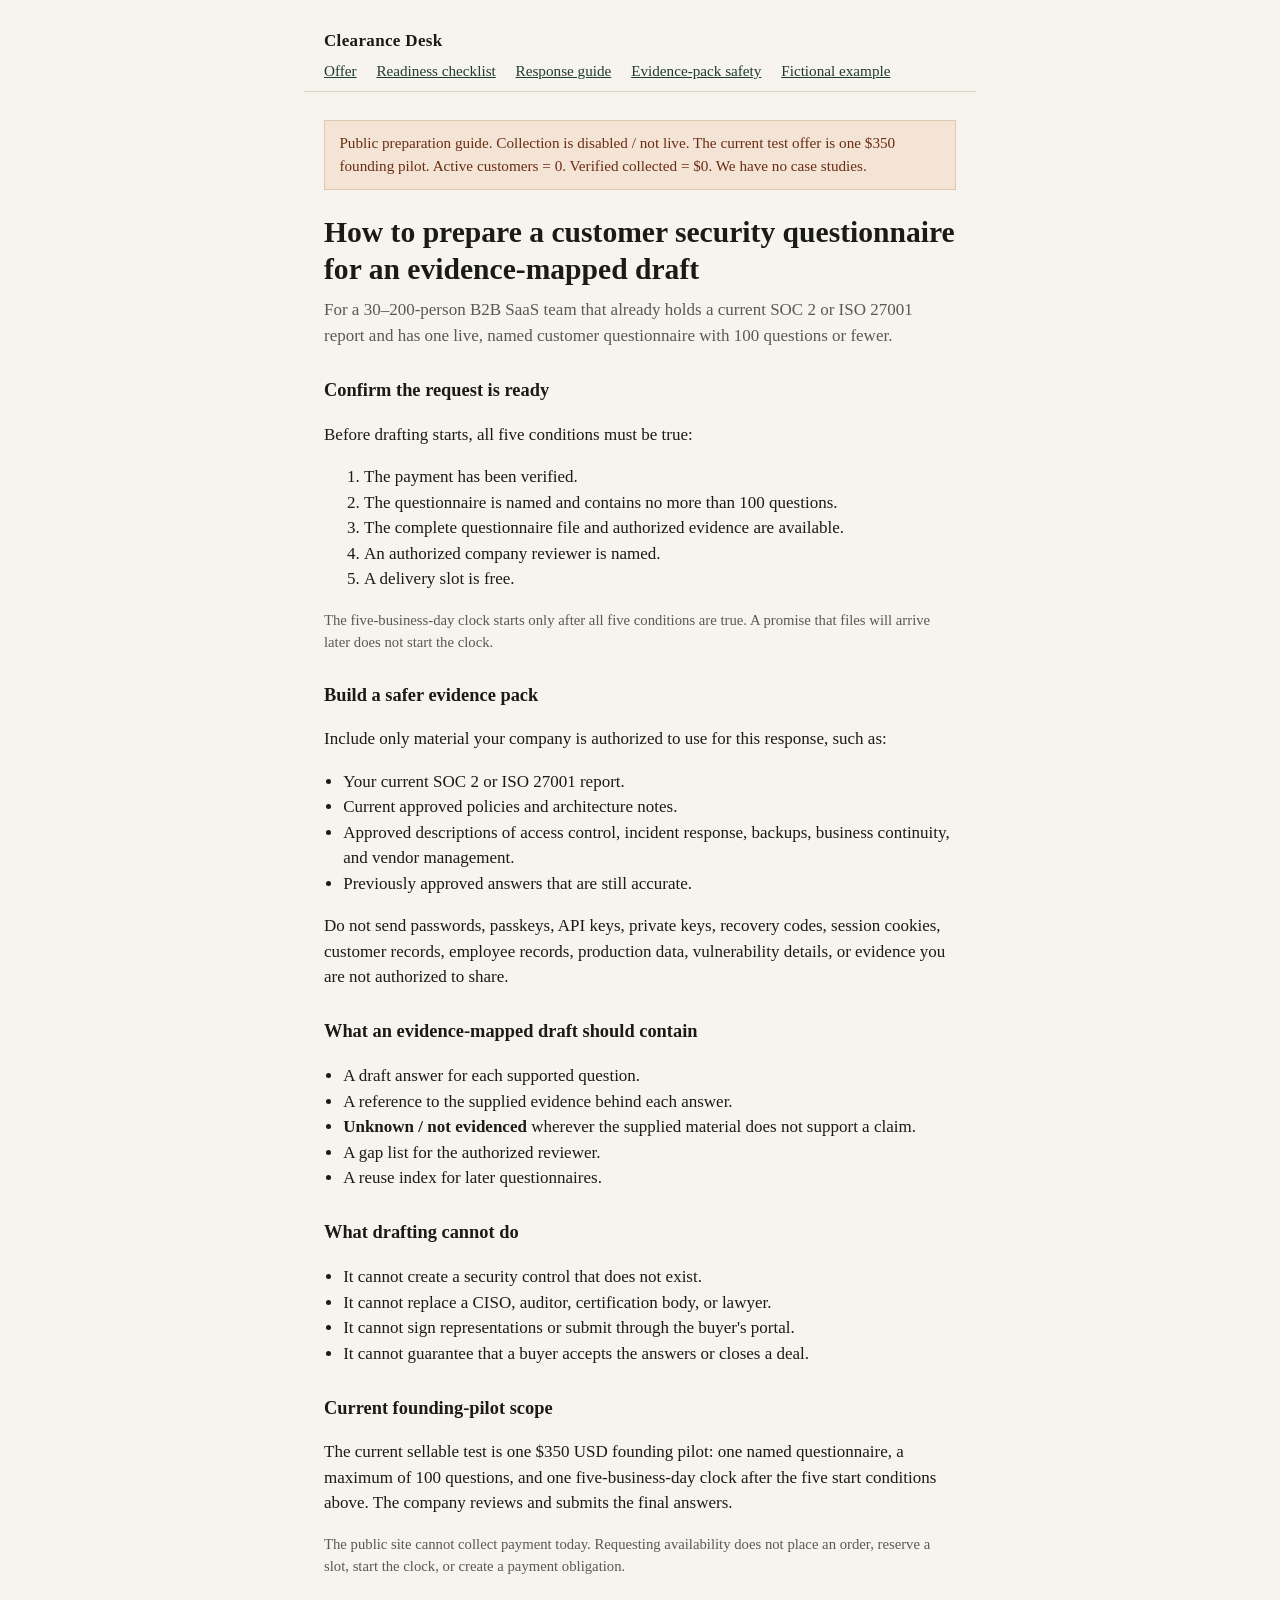
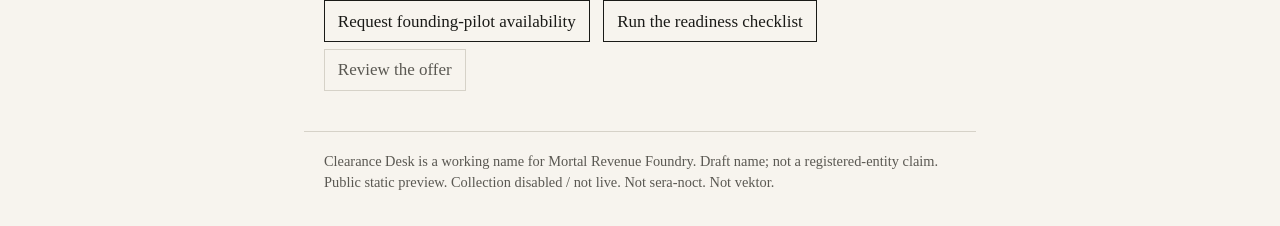
<file: questionnaire-response-guide.html>
<!DOCTYPE html>
<!-- owner: Master Revenue Control 2026-09-01 -->
<html lang="en">
<head>
  <meta charset="utf-8">
  <meta name="viewport" content="width=device-width, initial-scale=1">
  <meta name="description" content="A practical preparation guide for B2B SaaS teams answering a live customer security questionnaire from existing SOC 2 or ISO 27001 evidence.">
  <meta name="robots" content="index,follow">
  <link rel="canonical" href="https://nova-digital-jig.github.io/clearance-desk/questionnaire-response-guide.html">
  <meta property="og:type" content="article">
  <meta property="og:url" content="https://nova-digital-jig.github.io/clearance-desk/questionnaire-response-guide.html">
  <meta property="og:title" content="Customer security questionnaire response guide — Clearance Desk">
  <meta property="og:description" content="Prepare a named questionnaire and evidence pack for an accurate, evidence-mapped draft without inventing controls.">
  <meta name="twitter:card" content="summary">
  <meta name="twitter:title" content="Customer security questionnaire response guide">
  <meta name="twitter:description" content="A bounded preparation guide for evidence-mapped questionnaire drafting.">
  <title>Customer security questionnaire response guide — Clearance Desk</title>
  <link rel="stylesheet" href="styles.css">
</head>
<body>
  <header>
    <div class="brand">Clearance Desk</div>
    <nav>
      <a href="index.html">Offer</a>
      <a href="readiness.html">Readiness checklist</a>
      <a href="questionnaire-response-guide.html">Response guide</a>
      <a href="evidence-safety.html">Evidence-pack safety</a>
      <a href="example.html">Fictional example</a>
    </nav>
  </header>
  <main>
    <p class="banner">Public preparation guide. Collection is disabled / not live. The current test offer is one $350 founding pilot. Active customers = 0. Verified collected = $0. We have no case studies.</p>

    <h1>How to prepare a customer security questionnaire for an evidence-mapped draft</h1>
    <p class="sub">For a 30–200-person B2B SaaS team that already holds a current SOC 2 or ISO 27001 report and has one live, named customer questionnaire with 100 questions or fewer.</p>

    <h2>Confirm the request is ready</h2>
    <p>Before drafting starts, all five conditions must be true:</p>
    <ol>
      <li>The payment has been verified.</li>
      <li>The questionnaire is named and contains no more than 100 questions.</li>
      <li>The complete questionnaire file and authorized evidence are available.</li>
      <li>An authorized company reviewer is named.</li>
      <li>A delivery slot is free.</li>
    </ol>
    <p class="note">The five-business-day clock starts only after all five conditions are true. A promise that files will arrive later does not start the clock.</p>

    <h2>Build a safer evidence pack</h2>
    <p>Include only material your company is authorized to use for this response, such as:</p>
    <ul>
      <li>Your current SOC 2 or ISO 27001 report.</li>
      <li>Current approved policies and architecture notes.</li>
      <li>Approved descriptions of access control, incident response, backups, business continuity, and vendor management.</li>
      <li>Previously approved answers that are still accurate.</li>
    </ul>
    <p>Do not send passwords, passkeys, API keys, private keys, recovery codes, session cookies, customer records, employee records, production data, vulnerability details, or evidence you are not authorized to share.</p>

    <h2>What an evidence-mapped draft should contain</h2>
    <ul>
      <li>A draft answer for each supported question.</li>
      <li>A reference to the supplied evidence behind each answer.</li>
      <li><strong>Unknown / not evidenced</strong> wherever the supplied material does not support a claim.</li>
      <li>A gap list for the authorized reviewer.</li>
      <li>A reuse index for later questionnaires.</li>
    </ul>

    <h2>What drafting cannot do</h2>
    <ul>
      <li>It cannot create a security control that does not exist.</li>
      <li>It cannot replace a CISO, auditor, certification body, or lawyer.</li>
      <li>It cannot sign representations or submit through the buyer's portal.</li>
      <li>It cannot guarantee that a buyer accepts the answers or closes a deal.</li>
    </ul>

    <h2>Current founding-pilot scope</h2>
    <p>The current sellable test is one $350 USD founding pilot: one named questionnaire, a maximum of 100 questions, and one five-business-day clock after the five start conditions above. The company reviews and submits the final answers.</p>
    <p class="note">The public site cannot collect payment today. Requesting availability does not place an order, reserve a slot, start the clock, or create a payment obligation.</p>

    <p>
      <a class="cta" href="https://github.com/nova-digital-jig/clearance-desk/issues/new?template=founding-pilot-interest.yml">Request founding-pilot availability</a>
      <a class="cta" href="readiness.html">Run the readiness checklist</a>
      <a class="cta ghost" href="index.html">Review the offer</a>
    </p>
  </main>
  <footer>
    Clearance Desk is a working name for Mortal Revenue Foundry. Draft name; not a registered-entity claim.
    Public static preview. Collection disabled / not live. Not sera-noct. Not vektor.
  </footer>
</body>
</html>
</file>
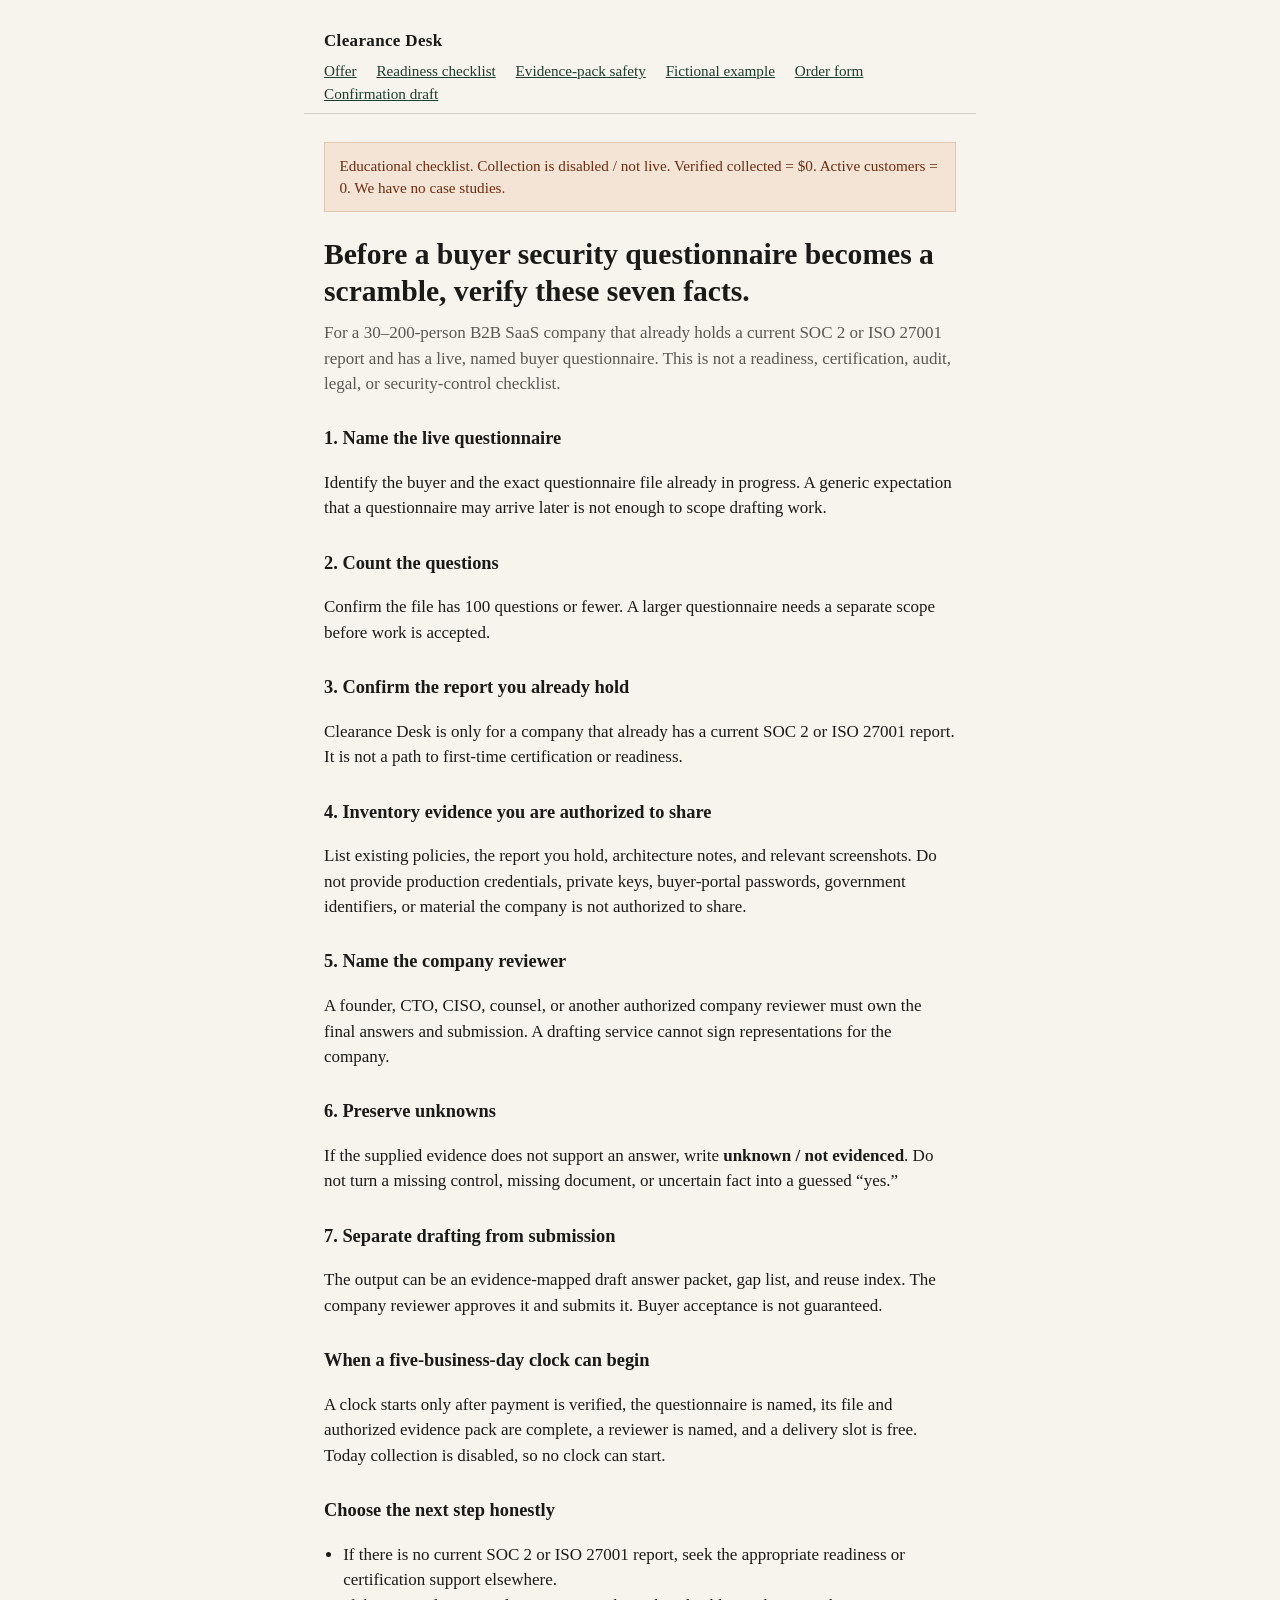
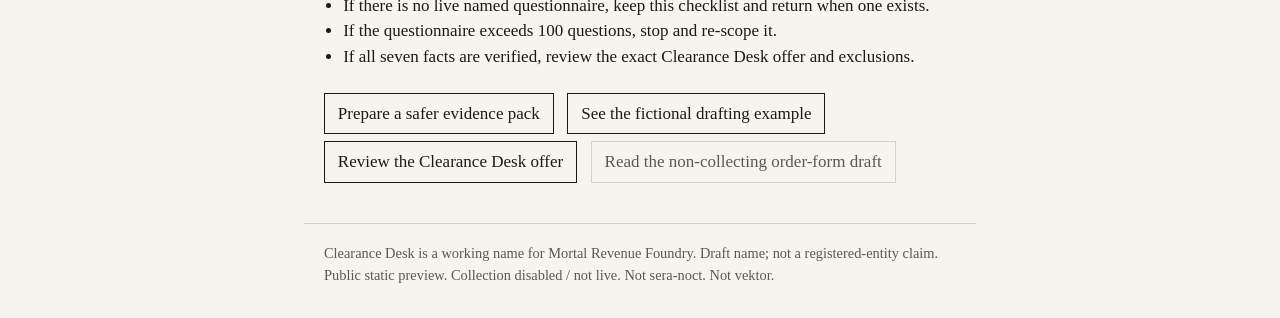
<file: readiness.html>
<!DOCTYPE html>
<html lang="en">
<head>
  <meta charset="utf-8">
  <meta name="viewport" content="width=device-width, initial-scale=1">
  <meta name="description" content="A seven-point business checklist for B2B SaaS teams preparing to answer a live buyer security questionnaire from evidence they already hold.">
  <meta name="robots" content="index,follow">
  <title>Security questionnaire readiness checklist — Clearance Desk</title>
  <link rel="stylesheet" href="styles.css">
</head>
<body>
  <header>
    <div class="brand">Clearance Desk</div>
    <nav>
      <a href="index.html">Offer</a>
      <a href="readiness.html">Readiness checklist</a>
      <a href="evidence-safety.html">Evidence-pack safety</a>
      <a href="example.html">Fictional example</a>
      <a href="checkout.html">Order form</a>
      <a href="thanks.html">Confirmation draft</a>
    </nav>
  </header>
  <main>
    <p class="banner">Educational checklist. Collection is disabled / not live. Verified collected = $0. Active customers = 0. We have no case studies.</p>
    <h1>Before a buyer security questionnaire becomes a scramble, verify these seven facts.</h1>
    <p class="sub">For a 30–200-person B2B SaaS company that already holds a current SOC 2 or ISO 27001 report and has a live, named buyer questionnaire. This is not a readiness, certification, audit, legal, or security-control checklist.</p>

    <h2>1. Name the live questionnaire</h2>
    <p>Identify the buyer and the exact questionnaire file already in progress. A generic expectation that a questionnaire may arrive later is not enough to scope drafting work.</p>

    <h2>2. Count the questions</h2>
    <p>Confirm the file has 100 questions or fewer. A larger questionnaire needs a separate scope before work is accepted.</p>

    <h2>3. Confirm the report you already hold</h2>
    <p>Clearance Desk is only for a company that already has a current SOC 2 or ISO 27001 report. It is not a path to first-time certification or readiness.</p>

    <h2>4. Inventory evidence you are authorized to share</h2>
    <p>List existing policies, the report you hold, architecture notes, and relevant screenshots. Do not provide production credentials, private keys, buyer-portal passwords, government identifiers, or material the company is not authorized to share.</p>

    <h2>5. Name the company reviewer</h2>
    <p>A founder, CTO, CISO, counsel, or another authorized company reviewer must own the final answers and submission. A drafting service cannot sign representations for the company.</p>

    <h2>6. Preserve unknowns</h2>
    <p>If the supplied evidence does not support an answer, write <strong>unknown / not evidenced</strong>. Do not turn a missing control, missing document, or uncertain fact into a guessed “yes.”</p>

    <h2>7. Separate drafting from submission</h2>
    <p>The output can be an evidence-mapped draft answer packet, gap list, and reuse index. The company reviewer approves it and submits it. Buyer acceptance is not guaranteed.</p>

    <h2>When a five-business-day clock can begin</h2>
    <p>A clock starts only after payment is verified, the questionnaire is named, its file and authorized evidence pack are complete, a reviewer is named, and a delivery slot is free. Today collection is disabled, so no clock can start.</p>

    <h2>Choose the next step honestly</h2>
    <ul>
      <li>If there is no current SOC 2 or ISO 27001 report, seek the appropriate readiness or certification support elsewhere.</li>
      <li>If there is no live named questionnaire, keep this checklist and return when one exists.</li>
      <li>If the questionnaire exceeds 100 questions, stop and re-scope it.</li>
      <li>If all seven facts are verified, review the exact Clearance Desk offer and exclusions.</li>
    </ul>

    <p>
      <a class="cta" href="evidence-safety.html">Prepare a safer evidence pack</a>
      <a class="cta" href="example.html">See the fictional drafting example</a>
      <a class="cta" href="index.html">Review the Clearance Desk offer</a>
      <a class="cta ghost" href="checkout.html">Read the non-collecting order-form draft</a>
    </p>
  </main>
  <footer>
    Clearance Desk is a working name for Mortal Revenue Foundry. Draft name; not a registered-entity claim.
    Public static preview. Collection disabled / not live. Not sera-noct. Not vektor.
  </footer>
</body>
</html>
</file>
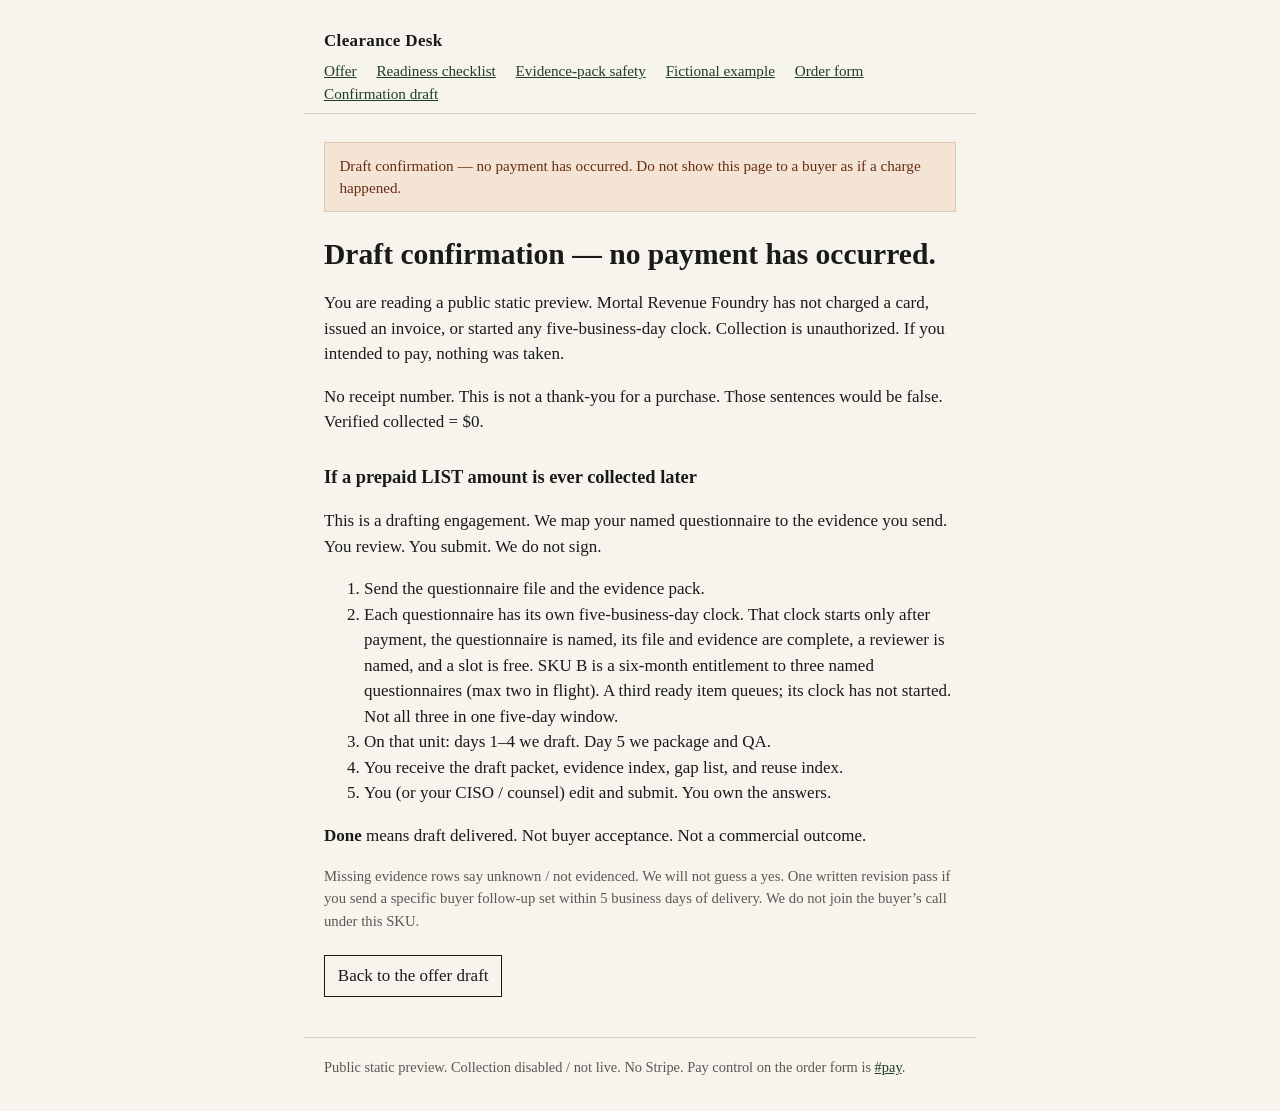
<file: thanks.html>
<!DOCTYPE html>
<!-- lock: eco2 2026-08-25 -->
<html lang="en">
<head>
  <meta charset="utf-8">
  <meta name="viewport" content="width=device-width, initial-scale=1">
  <meta name="robots" content="noindex,nofollow">
  <title>Clearance Desk — draft confirmation (no payment)</title>
  <link rel="stylesheet" href="styles.css">
</head>
<body>
  <header>
    <div class="brand">Clearance Desk</div>
    <nav>
      <a href="index.html">Offer</a>
      <a href="readiness.html">Readiness checklist</a>
      <a href="evidence-safety.html">Evidence-pack safety</a>
      <a href="example.html">Fictional example</a>
      <a href="checkout.html">Order form</a>
      <a href="thanks.html">Confirmation draft</a>
    </nav>
  </header>
  <main>
    <p class="banner">Draft confirmation — no payment has occurred. Do not show this page to a buyer as if a charge happened.</p>
    <h1>Draft confirmation — no payment has occurred.</h1>
    <p>You are reading a public static preview. Mortal Revenue Foundry has not charged a card, issued an invoice, or started any five-business-day clock. Collection is unauthorized. If you intended to pay, nothing was taken.</p>
    <p>No receipt number. This is not a thank-you for a purchase. Those sentences would be false. Verified collected = $0.</p>

    <h2>If a prepaid LIST amount is ever collected later</h2>
    <p>This is a drafting engagement. We map your named questionnaire to the evidence you send. You review. You submit. We do not sign.</p>
    <ol>
      <li>Send the questionnaire file and the evidence pack.</li>
      <li>Each questionnaire has its own five-business-day clock. That clock starts only after payment, the questionnaire is named, its file and evidence are complete, a reviewer is named, and a slot is free. SKU B is a six-month entitlement to three named questionnaires (max two in flight). A third ready item queues; its clock has not started. Not all three in one five-day window.</li>
      <li>On that unit: days 1–4 we draft. Day 5 we package and QA.</li>
      <li>You receive the draft packet, evidence index, gap list, and reuse index.</li>
      <li>You (or your CISO / counsel) edit and submit. You own the answers.</li>
    </ol>
    <p><strong>Done</strong> means draft delivered. Not buyer acceptance. Not a commercial outcome.</p>
    <p class="note">Missing evidence rows say unknown / not evidenced. We will not guess a yes. One written revision pass if you send a specific buyer follow-up set within 5 business days of delivery. We do not join the buyer’s call under this SKU.</p>
    <p><a class="cta" href="index.html">Back to the offer draft</a></p>
  </main>
  <footer>
    Public static preview. Collection disabled / not live. No Stripe. Pay control on the order form is <a href="checkout.html#pay">#pay</a>.
  </footer>
</body>
</html>
</file>
<file: styles.css>
/* lock: eco2 2026-08-25 */
:root {
  --ink: #1a1a17;
  --muted: #5a5852;
  --line: #d6d2c8;
  --paper: #f7f4ee;
  --card: #fffdf8;
  --warn: #6b2d12;
  --warn-bg: #f3e4d6;
  --accent: #1f3d2b;
}
* { box-sizing: border-box; }
html, body { margin: 0; padding: 0; }
body {
  font: 17px/1.5 "Iowan Old Style", "Palatino Linotype", Palatino, Georgia, serif;
  color: var(--ink);
  background: var(--paper);
}
a { color: var(--accent); }
header, main, footer { max-width: 42rem; margin: 0 auto; padding: 0 1.25rem; }
header { padding-top: 1.75rem; padding-bottom: 0.5rem; border-bottom: 1px solid var(--line); margin-bottom: 1.75rem; }
header .brand { font-weight: 700; letter-spacing: 0.02em; }
header nav { margin-top: 0.4rem; font-size: 0.95rem; }
header nav a { margin-right: 1rem; }
.banner {
  background: var(--warn-bg);
  color: var(--warn);
  border: 1px solid #e0c7b0;
  padding: 0.7rem 0.9rem;
  margin: 0 0 1.5rem;
  font-size: 0.95rem;
}
h1 { font-size: 1.85rem; line-height: 1.25; margin: 0 0 0.6rem; }
h2 { font-size: 1.15rem; margin: 1.8rem 0 0.5rem; }
.sub { color: var(--muted); margin: 0 0 1.4rem; }
ul { padding-left: 1.2rem; }
.sku {
  width: 100%;
  border-collapse: collapse;
  background: var(--card);
  font-size: 0.95rem;
}
.sku th, .sku td { border: 1px solid var(--line); padding: 0.5rem 0.6rem; text-align: left; vertical-align: top; }
.note { color: var(--muted); font-size: 0.92rem; }
.cta { display: inline-block; margin: 0.4rem 0.6rem 0 0; padding: 0.45rem 0.8rem; border: 1px solid var(--ink); text-decoration: none; color: var(--ink); }
.cta.ghost { border-color: var(--line); color: var(--muted); }
form label { display: block; margin: 0.85rem 0 0.25rem; font-size: 0.95rem; }
form input, form select, form textarea {
  width: 100%;
  padding: 0.45rem 0.5rem;
  border: 1px solid var(--line);
  background: var(--card);
  font: inherit;
}
.own { display: flex; gap: 0.6rem; align-items: flex-start; margin: 1.1rem 0; }
.own input { width: auto; margin-top: 0.3rem; }
.pay {
  display: inline-block;
  margin-top: 0.8rem;
  padding: 0.55rem 0.9rem;
  border: 1px dashed var(--warn);
  color: var(--warn);
  text-decoration: none;
  background: var(--warn-bg);
}
footer { border-top: 1px solid var(--line); margin-top: 2.5rem; padding: 1.2rem 1.25rem 2rem; color: var(--muted); font-size: 0.9rem; }
.faq dt { font-weight: 700; margin-top: 1rem; }
.faq dd { margin: 0.3rem 0 0; }
</file>
